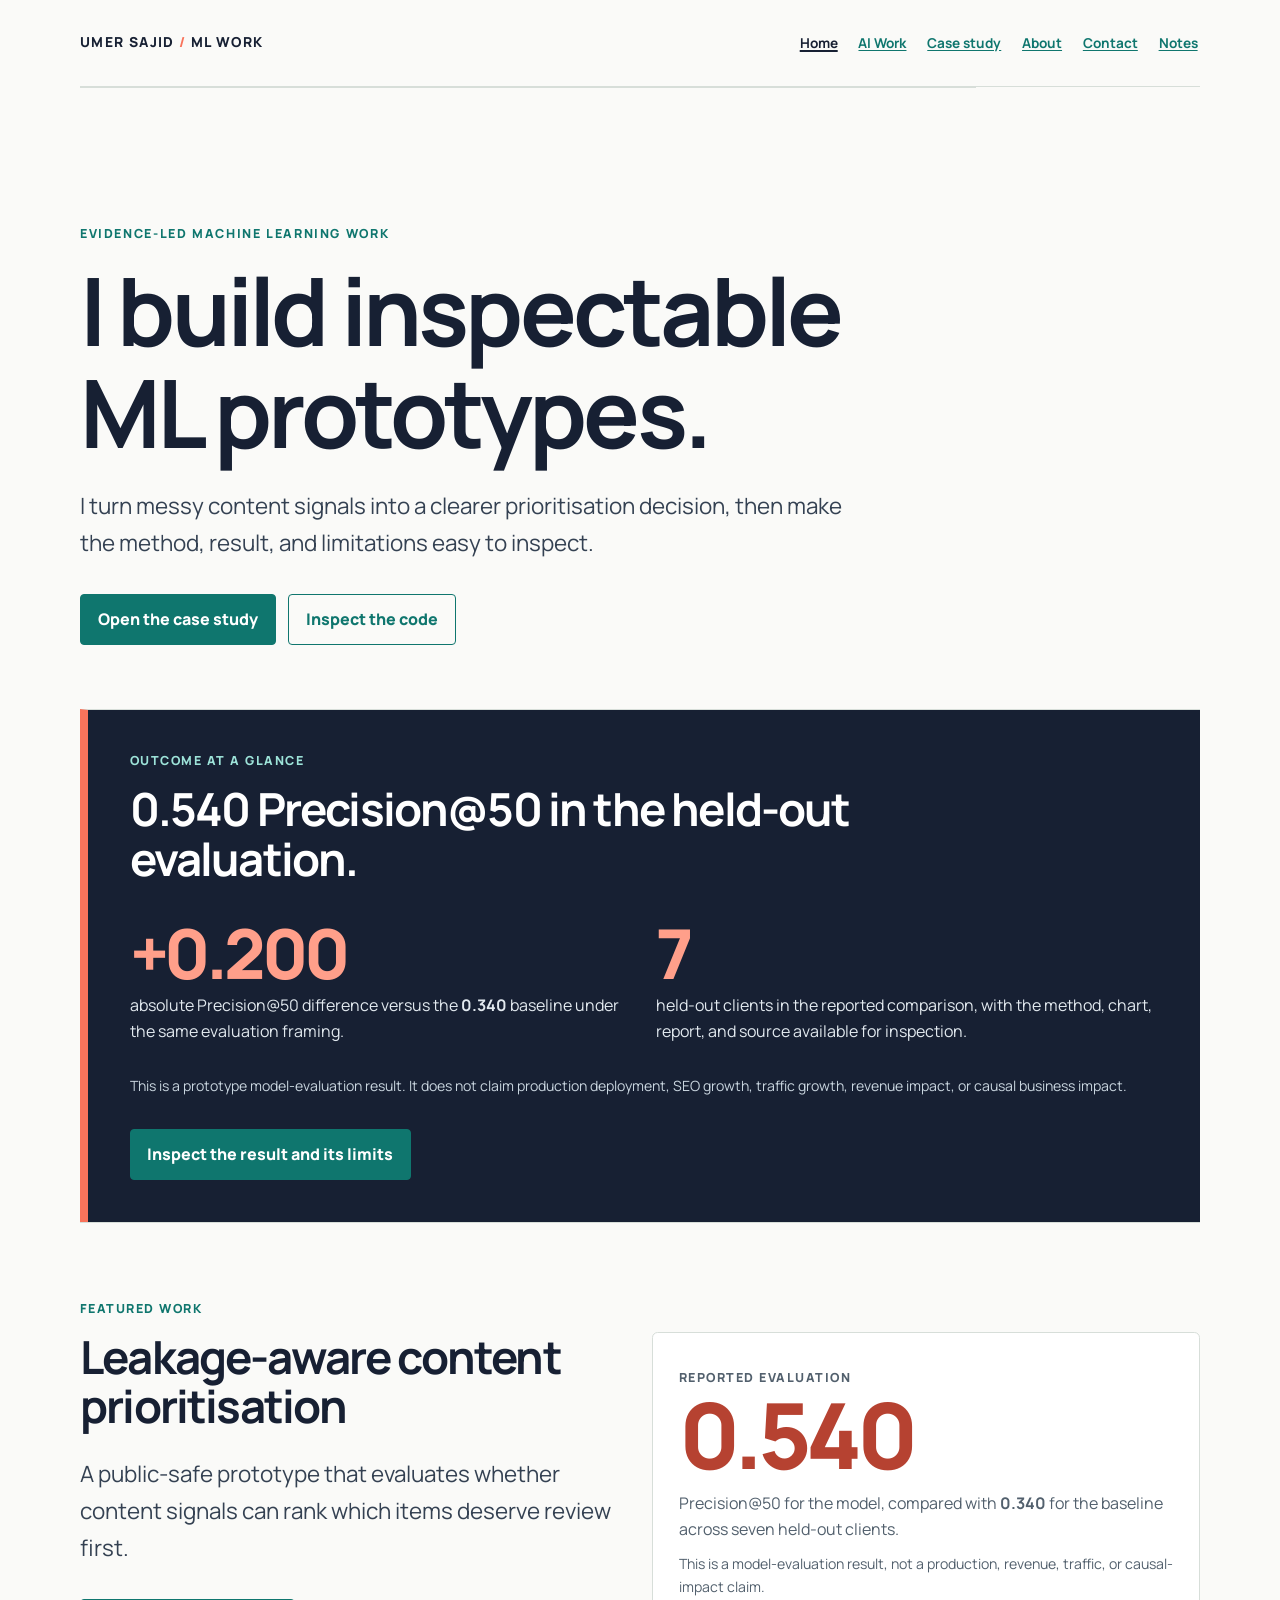
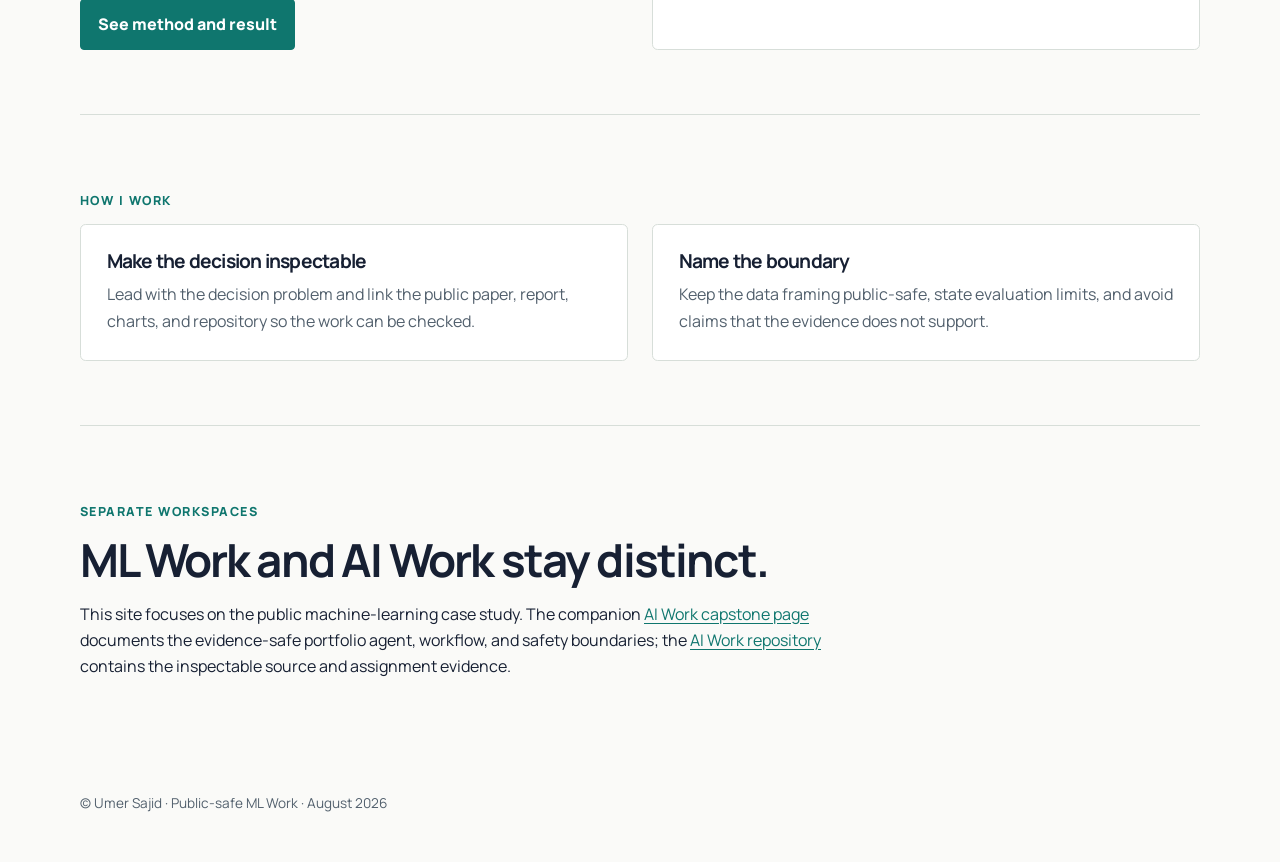
<file: docs/index.html>
<!doctype html>
<html lang="en">
<head>
  <meta charset="utf-8">
  <meta name="viewport" content="width=device-width, initial-scale=1">
  <meta name="description" content="Umer Sajid’s public ML Work: an evidence-led content-prioritisation case study.">
  <link rel="canonical" href="https://flyrank-ai-fluency-public-site-umer-sajids-projects.vercel.app/">
  <meta property="og:type" content="website">
  <meta property="og:title" content="Umer Sajid | ML Work">
  <meta property="og:description" content="Umer Sajid’s public ML Work: an evidence-led content-prioritisation case study.">
  <meta property="og:url" content="https://flyrank-ai-fluency-public-site-umer-sajids-projects.vercel.app/">
  <meta name="twitter:card" content="summary">
  <meta name="twitter:title" content="Umer Sajid | ML Work">
  <meta name="twitter:description" content="Umer Sajid’s public ML Work: an evidence-led content-prioritisation case study.">
  <title>Umer Sajid | ML Work</title>
  <link rel="preconnect" href="https://fonts.googleapis.com">
  <link rel="preconnect" href="https://fonts.gstatic.com" crossorigin>
  <link href="https://fonts.googleapis.com/css2?family=Manrope:wght@500;600;700;800&display=swap" rel="stylesheet">
  <link rel="stylesheet" href="site.css">
</head>
<body>
  <a class="skip-link" href="#main-content">Skip to main content</a>
  <header class="site-header">
    <a class="brand" href="index.html">Umer Sajid <span>/</span> ML Work</a>
    <nav aria-label="Primary navigation">
      <a href="index.html" aria-current="page">Home</a>
      <a href="ai-work.html">AI Work</a>
      <a href="case-study.html">Case study</a>
      <a href="about.html">About</a>
      <a href="contact.html">Contact</a>
      <a href="notes.html">Notes</a>
    </nav>
  </header>
  <main id="main-content">
    <section class="hero">
      <p class="eyebrow">Evidence-led machine learning work</p>
      <h1>I build inspectable ML prototypes.</h1>
      <p class="lede">I turn messy content signals into a clearer prioritisation decision, then make the method, result, and limitations easy to inspect.</p>
      <div class="actions">
        <a class="button primary" href="case-study.html">Open the case study</a>
        <a class="button secondary" href="https://github.com/UmerSajid842/flyrankmlproject">Inspect the code</a>
      </div>
    </section>

    <section class="outcome-highlight" aria-labelledby="ml-outcome-title">
      <p class="section-kicker">Outcome at a glance</p>
      <h2 id="ml-outcome-title">0.540 Precision@50 in the held-out evaluation.</h2>
      <div class="outcome-grid">
        <p><span class="outcome-number">+0.200</span>absolute Precision@50 difference versus the <strong>0.340</strong> baseline under the same evaluation framing.</p>
        <p><span class="outcome-number">7</span>held-out clients in the reported comparison, with the method, chart, report, and source available for inspection.</p>
      </div>
      <p class="caption">This is a prototype model-evaluation result. It does not claim production deployment, SEO growth, traffic growth, revenue impact, or causal business impact.</p>
      <div class="actions"><a class="button primary" href="case-study.html">Inspect the result and its limits</a></div>
    </section>

    <section>
      <p class="section-kicker">Featured work</p>
      <div class="grid two">
        <div>
          <h2>Leakage-aware content prioritisation</h2>
          <p class="lede">A public-safe prototype that evaluates whether content signals can rank which items deserve review first.</p>
          <div class="actions">
            <a class="button primary" href="case-study.html">See method and result</a>
          </div>
        </div>
        <div class="card">
          <p class="section-kicker">Reported evaluation</p>
          <div class="stat-value">0.540</div>
          <p class="stat-label">Precision@50 for the model, compared with <strong>0.340</strong> for the baseline across seven held-out clients.</p>
          <p class="caption">This is a model-evaluation result, not a production, revenue, traffic, or causal-impact claim.</p>
        </div>
      </div>
    </section>

    <section>
      <p class="section-kicker">How I work</p>
      <div class="grid two">
        <article class="card">
          <h3>Make the decision inspectable</h3>
          <p>Lead with the decision problem and link the public paper, report, charts, and repository so the work can be checked.</p>
        </article>
        <article class="card">
          <h3>Name the boundary</h3>
          <p>Keep the data framing public-safe, state evaluation limits, and avoid claims that the evidence does not support.</p>
        </article>
      </div>
    </section>

    <section>
      <p class="section-kicker">Separate workspaces</p>
      <h2>ML Work and AI Work stay distinct.</h2>
      <p class="prose">This site focuses on the public machine-learning case study. The companion <a href="ai-work.html">AI Work capstone page</a> documents the evidence-safe portfolio agent, workflow, and safety boundaries; the <a href="https://github.com/UmerSajid842/flyrank-ai-fluency">AI Work repository</a> contains the inspectable source and assignment evidence.</p>
    </section>
  </main>
  <footer class="site-footer">© Umer Sajid · Public-safe ML Work · August 2026</footer>
</body>
</html>
</file>
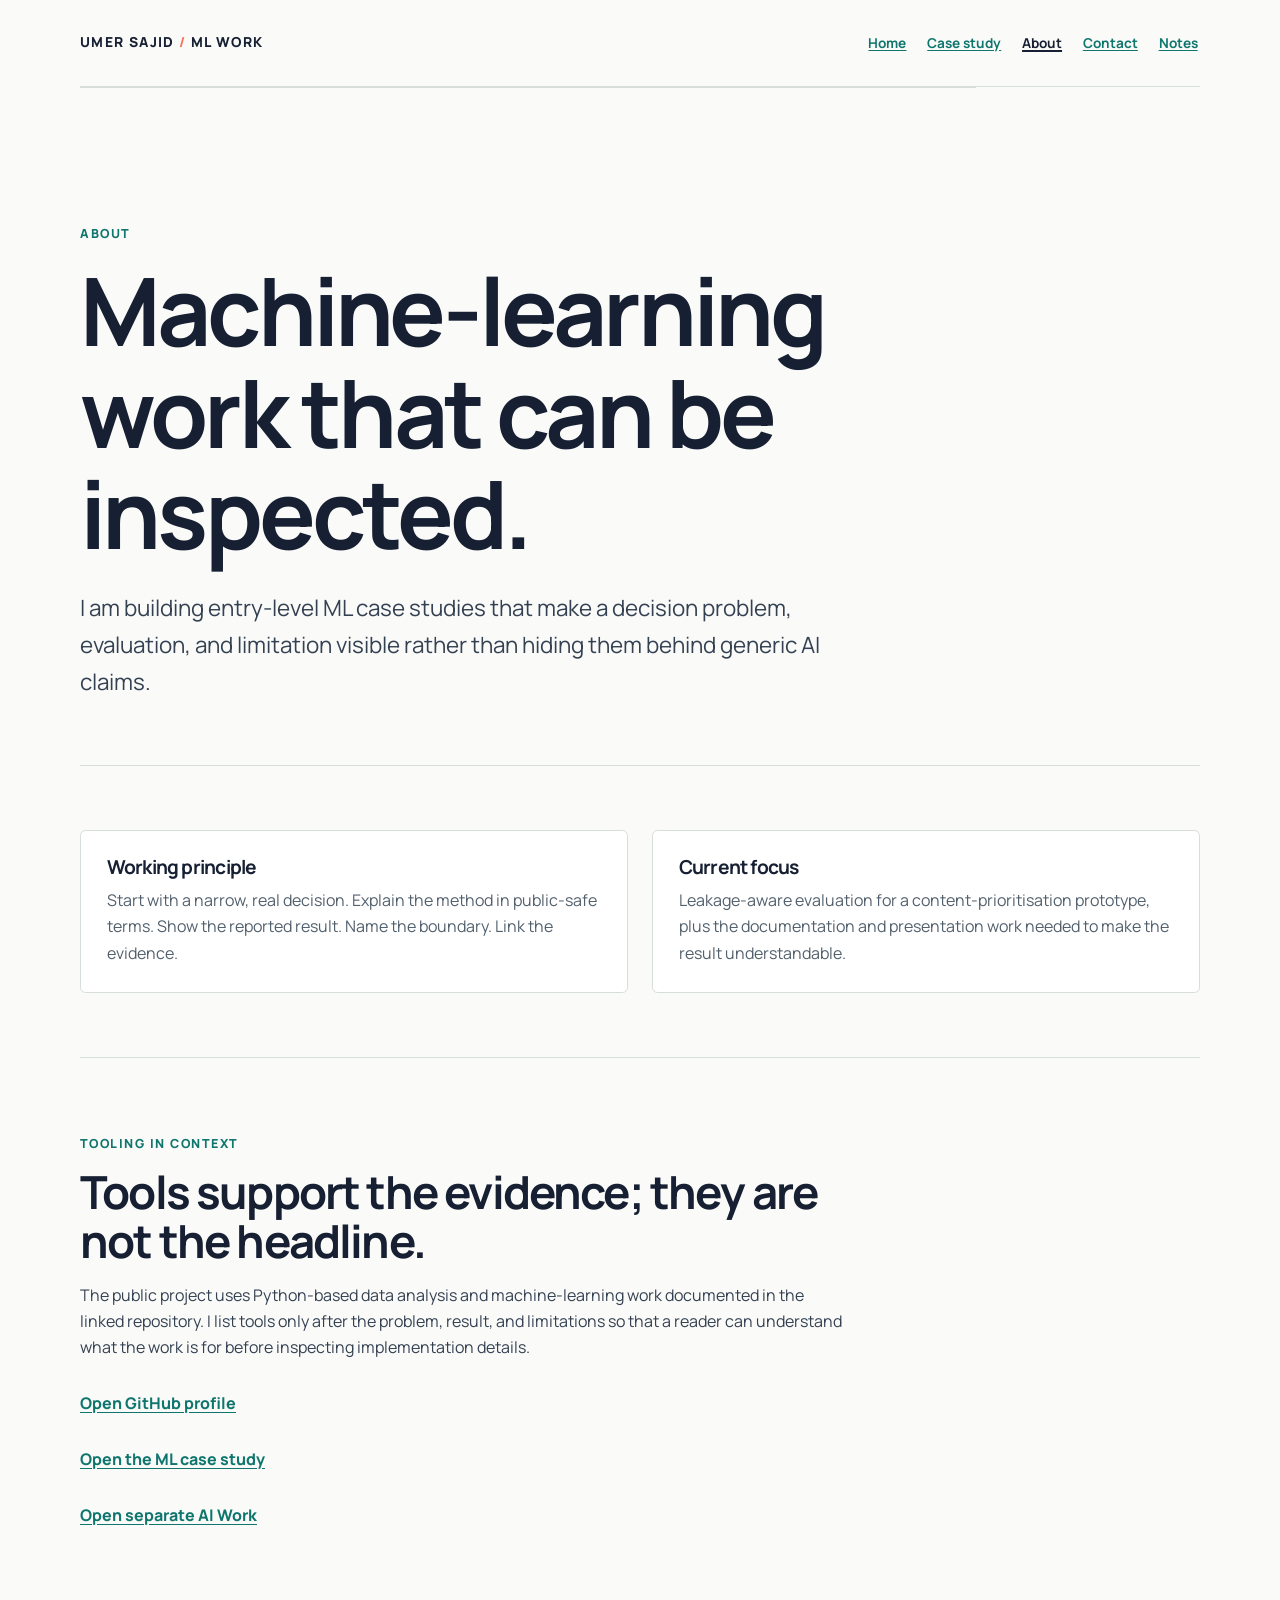
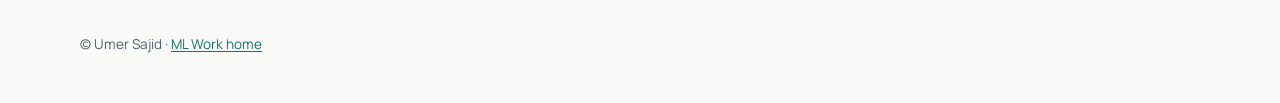
<file: docs/about.html>
<!doctype html>
<html lang="en">
<head>
  <meta charset="utf-8">
  <meta name="viewport" content="width=device-width, initial-scale=1">
  <meta name="description" content="About Umer Sajid’s evidence-led machine-learning work.">
  <link rel="canonical" href="https://flyrank-ai-fluency-public-site-umer-sajids-projects.vercel.app/about.html">
  <meta property="og:type" content="website">
  <meta property="og:title" content="About | Umer Sajid ML Work">
  <meta property="og:description" content="About Umer Sajid’s evidence-led machine-learning work.">
  <meta property="og:url" content="https://flyrank-ai-fluency-public-site-umer-sajids-projects.vercel.app/about.html">
  <meta name="twitter:card" content="summary">
  <meta name="twitter:title" content="About | Umer Sajid ML Work">
  <meta name="twitter:description" content="About Umer Sajid’s evidence-led machine-learning work.">
  <title>About | Umer Sajid ML Work</title>
  <link rel="preconnect" href="https://fonts.googleapis.com">
  <link rel="preconnect" href="https://fonts.gstatic.com" crossorigin>
  <link href="https://fonts.googleapis.com/css2?family=Manrope:wght@500;600;700;800&display=swap" rel="stylesheet">
  <link rel="stylesheet" href="site.css">
</head>
<body>
  <a class="skip-link" href="#main-content">Skip to main content</a>
  <header class="site-header">
    <a class="brand" href="index.html">Umer Sajid <span>/</span> ML Work</a>
    <nav aria-label="Primary navigation">
      <a href="index.html">Home</a>
      <a href="case-study.html">Case study</a>
      <a href="about.html" aria-current="page">About</a>
      <a href="contact.html">Contact</a>
      <a href="notes.html">Notes</a>
    </nav>
  </header>
  <main id="main-content">
    <section class="hero">
      <p class="eyebrow">About</p>
      <h1>Machine-learning work that can be inspected.</h1>
      <p class="lede">I am building entry-level ML case studies that make a decision problem, evaluation, and limitation visible rather than hiding them behind generic AI claims.</p>
    </section>

    <section>
      <div class="grid two">
        <article class="card">
          <h3>Working principle</h3>
          <p>Start with a narrow, real decision. Explain the method in public-safe terms. Show the reported result. Name the boundary. Link the evidence.</p>
        </article>
        <article class="card">
          <h3>Current focus</h3>
          <p>Leakage-aware evaluation for a content-prioritisation prototype, plus the documentation and presentation work needed to make the result understandable.</p>
        </article>
      </div>
    </section>

    <section>
      <p class="section-kicker">Tooling in context</p>
      <div class="prose">
        <h2>Tools support the evidence; they are not the headline.</h2>
        <p>The public project uses Python-based data analysis and machine-learning work documented in the linked repository. I list tools only after the problem, result, and limitations so that a reader can understand what the work is for before inspecting implementation details.</p>
        <div class="link-list">
          <a href="https://github.com/UmerSajid842">Open GitHub profile</a>
          <a href="case-study.html">Open the ML case study</a>
          <a href="https://github.com/UmerSajid842/flyrank-ai-fluency">Open separate AI Work</a>
        </div>
      </div>
    </section>
  </main>
  <footer class="site-footer">© Umer Sajid · <a href="index.html">ML Work home</a></footer>
</body>
</html>
</file>
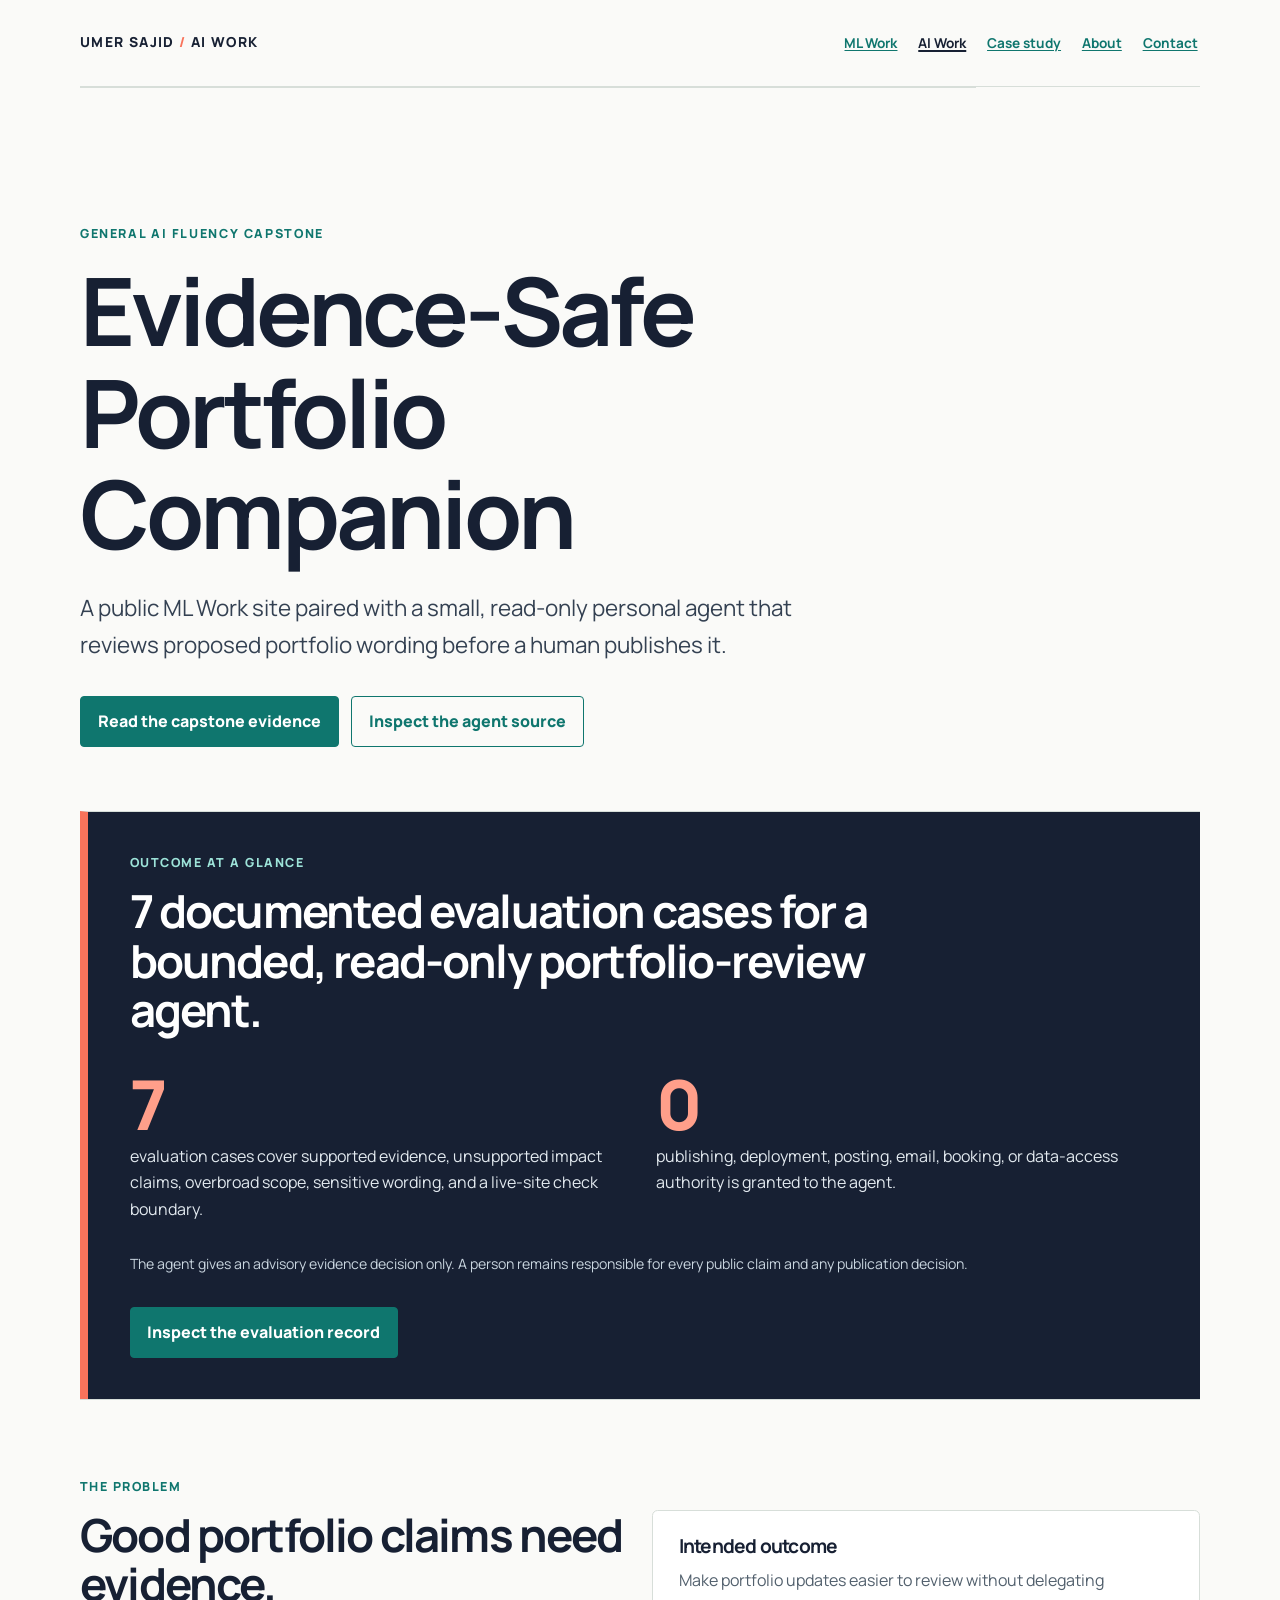
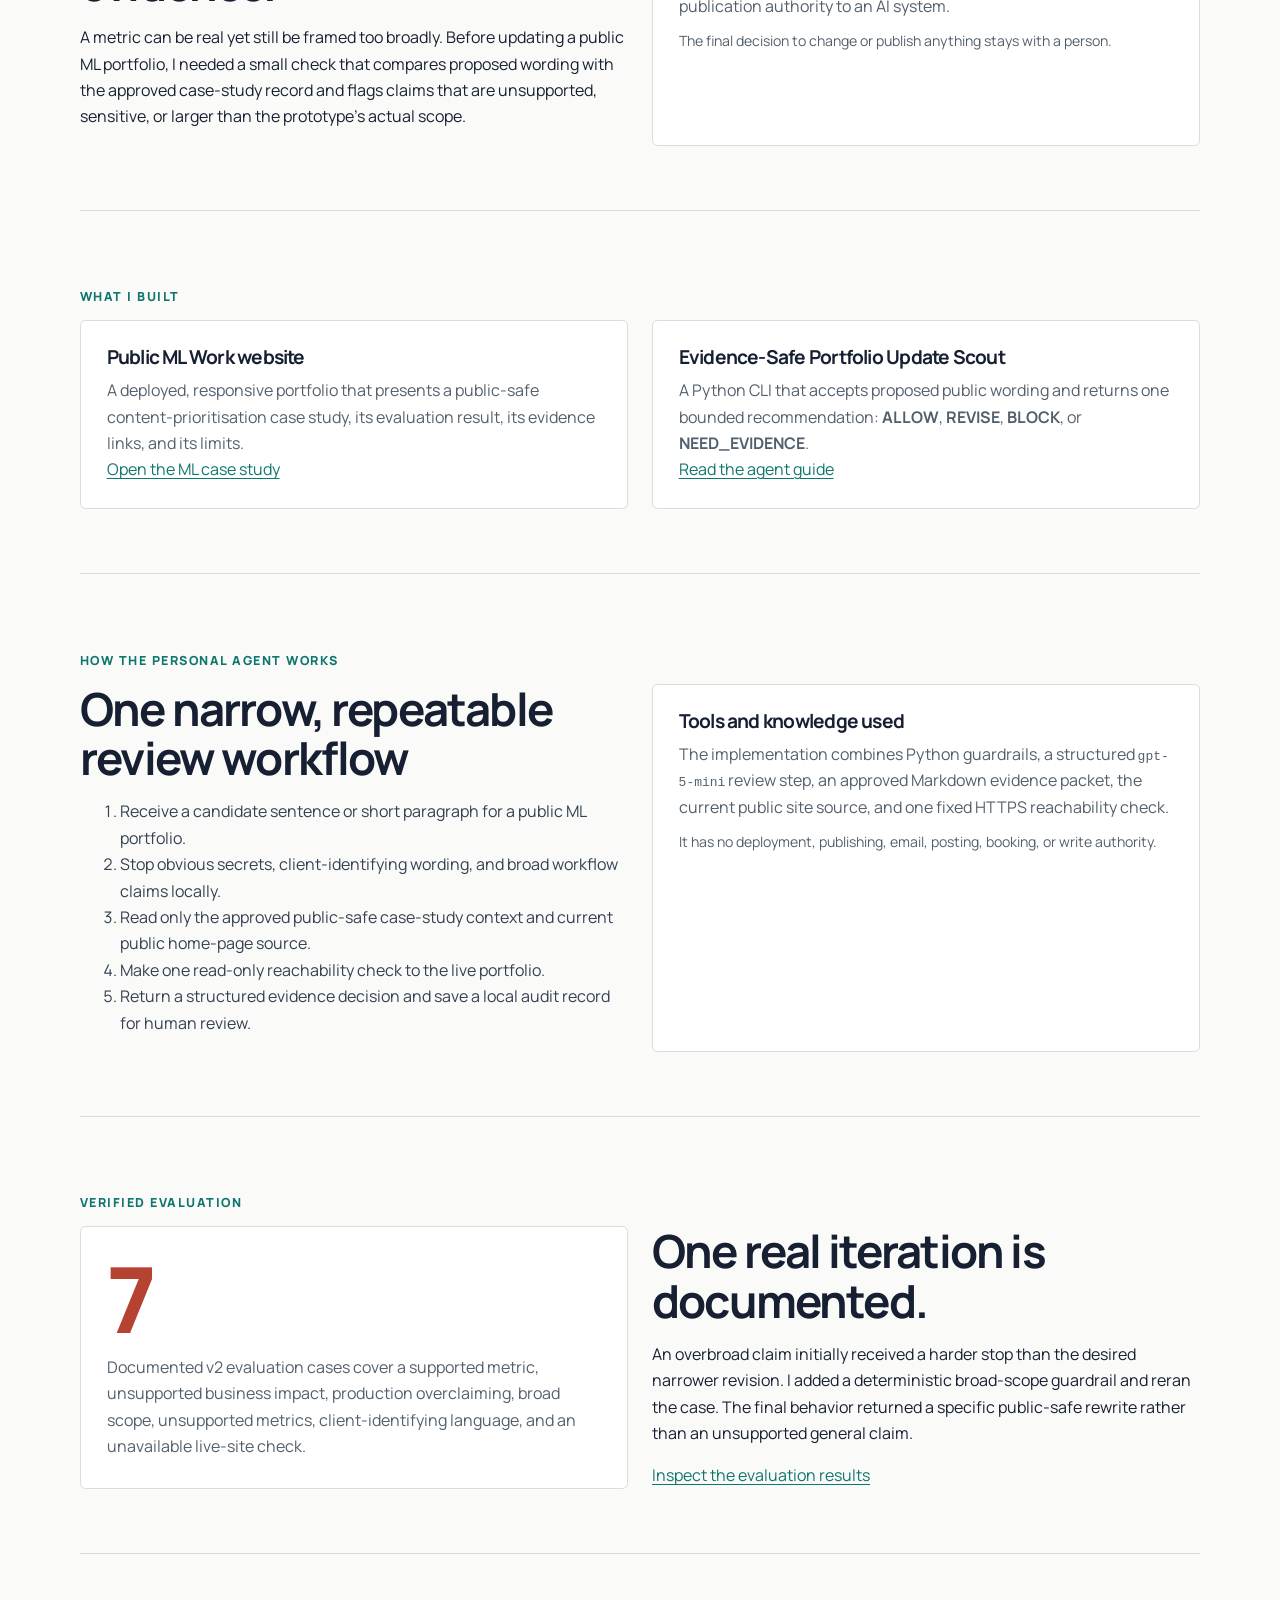
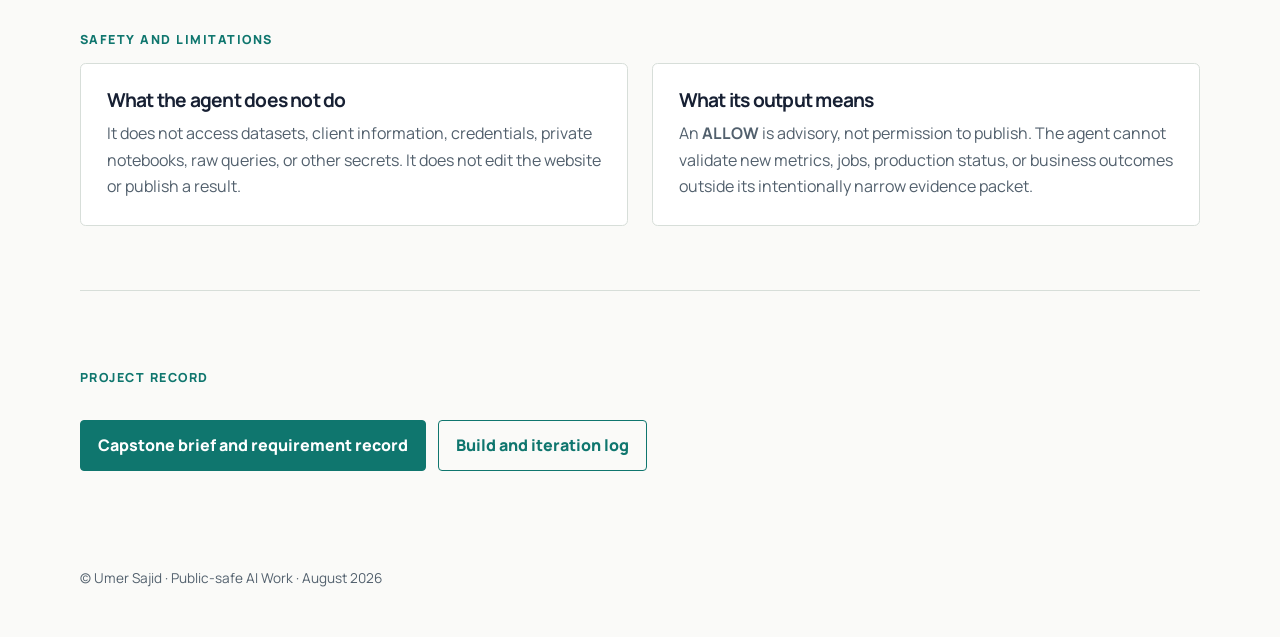
<file: docs/ai-work.html>
<!doctype html>
<html lang="en">
<head>
  <meta charset="utf-8">
  <meta name="viewport" content="width=device-width, initial-scale=1">
  <meta name="description" content="Umer Sajid’s AI Work capstone: an evidence-safe portfolio companion and public ML Work site.">
  <link rel="canonical" href="https://flyrank-ai-fluency-public-site-umer-sajids-projects.vercel.app/ai-work.html">
  <meta property="og:type" content="website">
  <meta property="og:title" content="AI Work | Umer Sajid">
  <meta property="og:description" content="Umer Sajid’s AI Work capstone: an evidence-safe portfolio companion and public ML Work site.">
  <meta property="og:url" content="https://flyrank-ai-fluency-public-site-umer-sajids-projects.vercel.app/ai-work.html">
  <meta name="twitter:card" content="summary">
  <meta name="twitter:title" content="AI Work | Umer Sajid">
  <meta name="twitter:description" content="Umer Sajid’s AI Work capstone: an evidence-safe portfolio companion and public ML Work site.">
  <title>AI Work | Umer Sajid</title>
  <link rel="preconnect" href="https://fonts.googleapis.com">
  <link rel="preconnect" href="https://fonts.gstatic.com" crossorigin>
  <link href="https://fonts.googleapis.com/css2?family=Manrope:wght@500;600;700;800&display=swap" rel="stylesheet">
  <link rel="stylesheet" href="site.css">
</head>
<body>
  <a class="skip-link" href="#main-content">Skip to main content</a>
  <header class="site-header">
    <a class="brand" href="index.html">Umer Sajid <span>/</span> AI Work</a>
    <nav aria-label="Primary navigation">
      <a href="index.html">ML Work</a>
      <a href="ai-work.html" aria-current="page">AI Work</a>
      <a href="case-study.html">Case study</a>
      <a href="about.html">About</a>
      <a href="contact.html">Contact</a>
    </nav>
  </header>

  <main id="main-content">
    <section class="hero">
      <p class="eyebrow">General AI Fluency capstone</p>
      <h1>Evidence-Safe Portfolio Companion</h1>
      <p class="lede">A public ML Work site paired with a small, read-only personal agent that reviews proposed portfolio wording before a human publishes it.</p>
      <div class="actions">
        <a class="button primary" href="https://github.com/UmerSajid842/flyrank-ai-fluency/tree/main/ai_fluency/FL-CAP">Read the capstone evidence</a>
        <a class="button secondary" href="https://github.com/UmerSajid842/flyrank-ai-fluency/tree/main/ai_fluency/FL-07/agent">Inspect the agent source</a>
      </div>
    </section>

    <section class="outcome-highlight" aria-labelledby="ai-outcome-title">
      <p class="section-kicker">Outcome at a glance</p>
      <h2 id="ai-outcome-title">7 documented evaluation cases for a bounded, read-only portfolio-review agent.</h2>
      <div class="outcome-grid">
        <p><span class="outcome-number">7</span>evaluation cases cover supported evidence, unsupported impact claims, overbroad scope, sensitive wording, and a live-site check boundary.</p>
        <p><span class="outcome-number">0</span>publishing, deployment, posting, email, booking, or data-access authority is granted to the agent.</p>
      </div>
      <p class="caption">The agent gives an advisory evidence decision only. A person remains responsible for every public claim and any publication decision.</p>
      <div class="actions"><a class="button primary" href="https://github.com/UmerSajid842/flyrank-ai-fluency/blob/main/ai_fluency/FL-07/agent/evaluation_results.md">Inspect the evaluation record</a></div>
    </section>

    <section>
      <p class="section-kicker">The problem</p>
      <div class="grid two">
        <div>
          <h2>Good portfolio claims need evidence.</h2>
          <p class="prose">A metric can be real yet still be framed too broadly. Before updating a public ML portfolio, I needed a small check that compares proposed wording with the approved case-study record and flags claims that are unsupported, sensitive, or larger than the prototype’s actual scope.</p>
        </div>
        <article class="card">
          <h3>Intended outcome</h3>
          <p>Make portfolio updates easier to review without delegating publication authority to an AI system.</p>
          <p class="caption">The final decision to change or publish anything stays with a person.</p>
        </article>
      </div>
    </section>

    <section>
      <p class="section-kicker">What I built</p>
      <div class="grid two">
        <article class="card">
          <h3>Public ML Work website</h3>
          <p>A deployed, responsive portfolio that presents a public-safe content-prioritisation case study, its evaluation result, its evidence links, and its limits.</p>
          <a href="case-study.html">Open the ML case study</a>
        </article>
        <article class="card">
          <h3>Evidence-Safe Portfolio Update Scout</h3>
          <p>A Python CLI that accepts proposed public wording and returns one bounded recommendation: <strong>ALLOW</strong>, <strong>REVISE</strong>, <strong>BLOCK</strong>, or <strong>NEED_EVIDENCE</strong>.</p>
          <a href="https://github.com/UmerSajid842/flyrank-ai-fluency/blob/main/ai_fluency/FL-07/agent/README.md">Read the agent guide</a>
        </article>
      </div>
    </section>

    <section>
      <p class="section-kicker">How the personal agent works</p>
      <div class="grid two">
        <div>
          <h2>One narrow, repeatable review workflow</h2>
          <ol class="prose">
            <li>Receive a candidate sentence or short paragraph for a public ML portfolio.</li>
            <li>Stop obvious secrets, client-identifying wording, and broad workflow claims locally.</li>
            <li>Read only the approved public-safe case-study context and current public home-page source.</li>
            <li>Make one read-only reachability check to the live portfolio.</li>
            <li>Return a structured evidence decision and save a local audit record for human review.</li>
          </ol>
        </div>
        <article class="card">
          <h3>Tools and knowledge used</h3>
          <p>The implementation combines Python guardrails, a structured <code>gpt-5-mini</code> review step, an approved Markdown evidence packet, the current public site source, and one fixed HTTPS reachability check.</p>
          <p class="caption">It has no deployment, publishing, email, posting, booking, or write authority.</p>
        </article>
      </div>
    </section>

    <section>
      <p class="section-kicker">Verified evaluation</p>
      <div class="grid two">
        <article class="card">
          <div class="stat-value">7</div>
          <p class="stat-label">Documented v2 evaluation cases cover a supported metric, unsupported business impact, production overclaiming, broad scope, unsupported metrics, client-identifying language, and an unavailable live-site check.</p>
        </article>
        <div>
          <h2>One real iteration is documented.</h2>
          <p class="prose">An overbroad claim initially received a harder stop than the desired narrower revision. I added a deterministic broad-scope guardrail and reran the case. The final behavior returned a specific public-safe rewrite rather than an unsupported general claim.</p>
          <a href="https://github.com/UmerSajid842/flyrank-ai-fluency/blob/main/ai_fluency/FL-07/agent/evaluation_results.md">Inspect the evaluation results</a>
        </div>
      </div>
    </section>

    <section>
      <p class="section-kicker">Safety and limitations</p>
      <div class="grid two">
        <article class="card">
          <h3>What the agent does not do</h3>
          <p>It does not access datasets, client information, credentials, private notebooks, raw queries, or other secrets. It does not edit the website or publish a result.</p>
        </article>
        <article class="card">
          <h3>What its output means</h3>
          <p>An <strong>ALLOW</strong> is advisory, not permission to publish. The agent cannot validate new metrics, jobs, production status, or business outcomes outside its intentionally narrow evidence packet.</p>
        </article>
      </div>
    </section>

    <section>
      <p class="section-kicker">Project record</p>
      <div class="actions">
        <a class="button primary" href="https://github.com/UmerSajid842/flyrank-ai-fluency/blob/main/ai_fluency/FL-CAP/capstone_requirements.md">Capstone brief and requirement record</a>
        <a class="button secondary" href="https://github.com/UmerSajid842/flyrank-ai-fluency/blob/main/ai_fluency/FL-07/build_log.md">Build and iteration log</a>
      </div>
    </section>
  </main>

  <footer class="site-footer">© Umer Sajid · Public-safe AI Work · August 2026</footer>
</body>
</html>
</file>
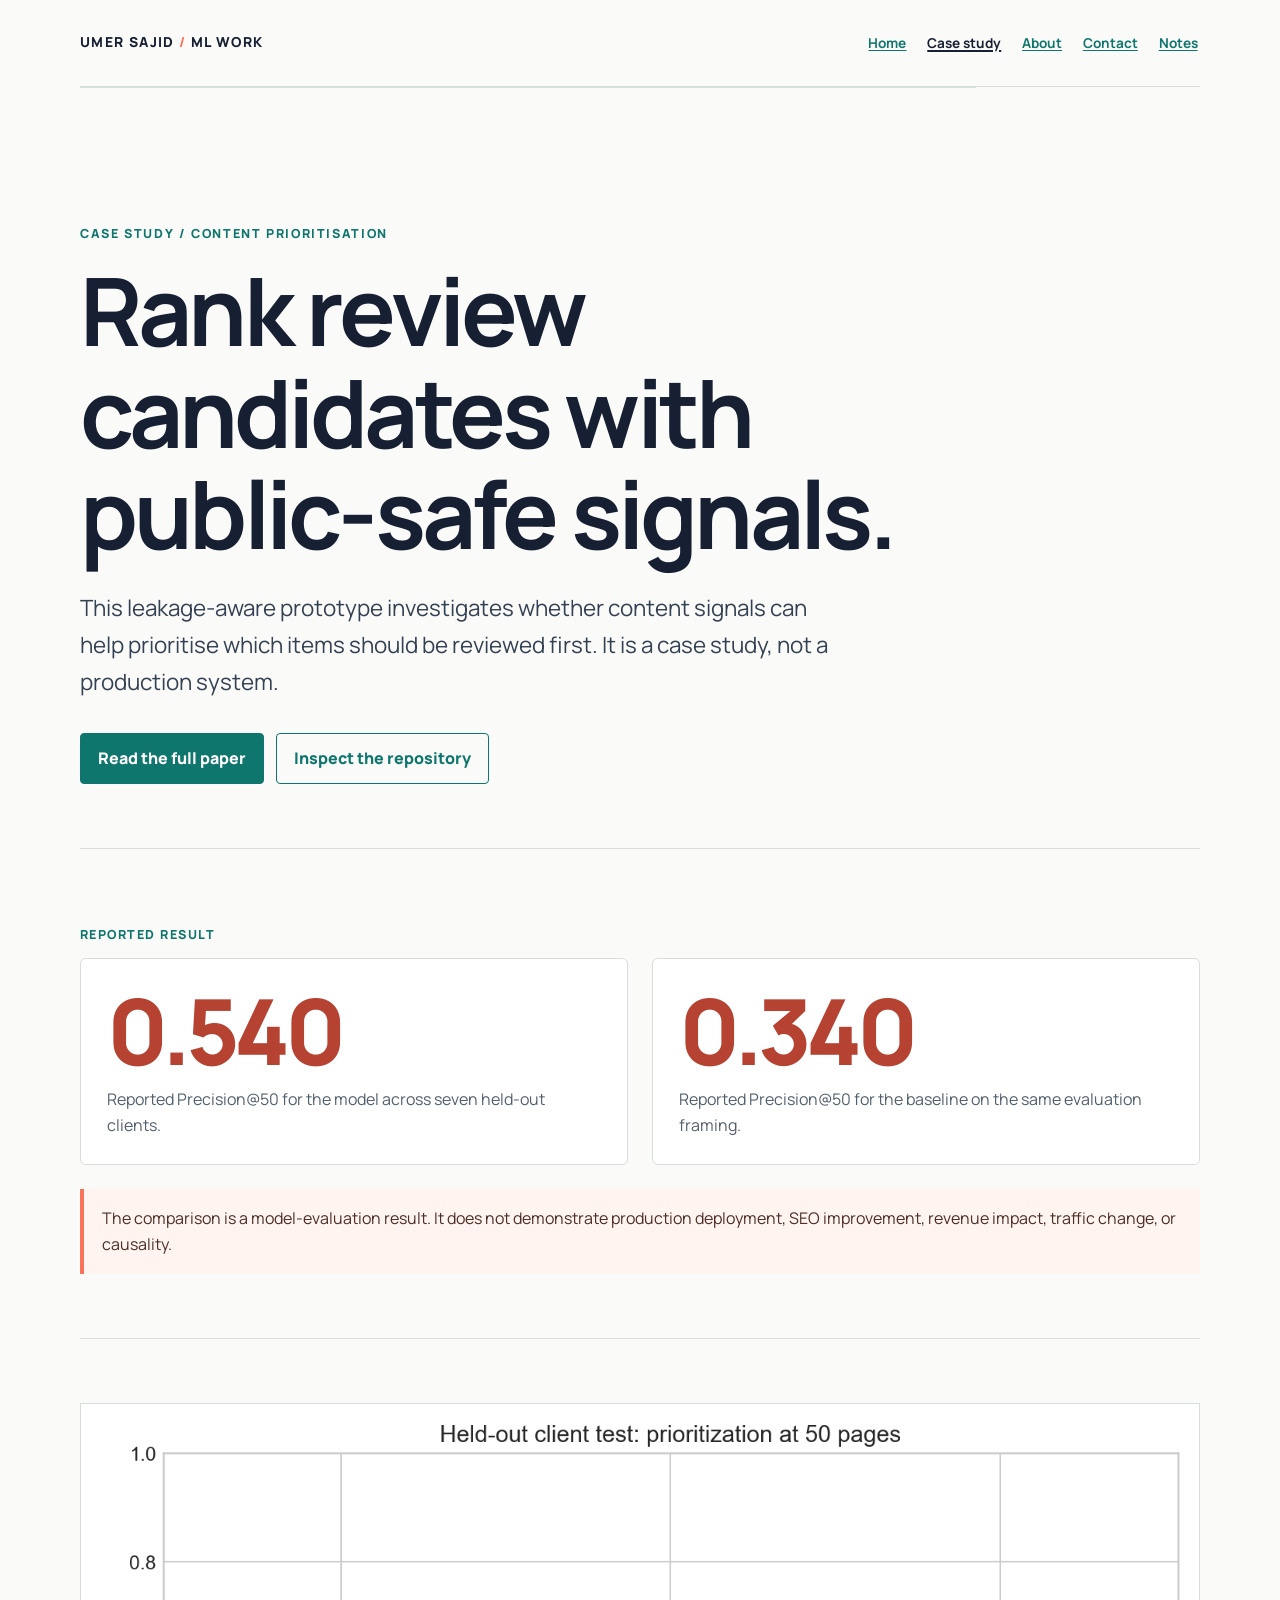
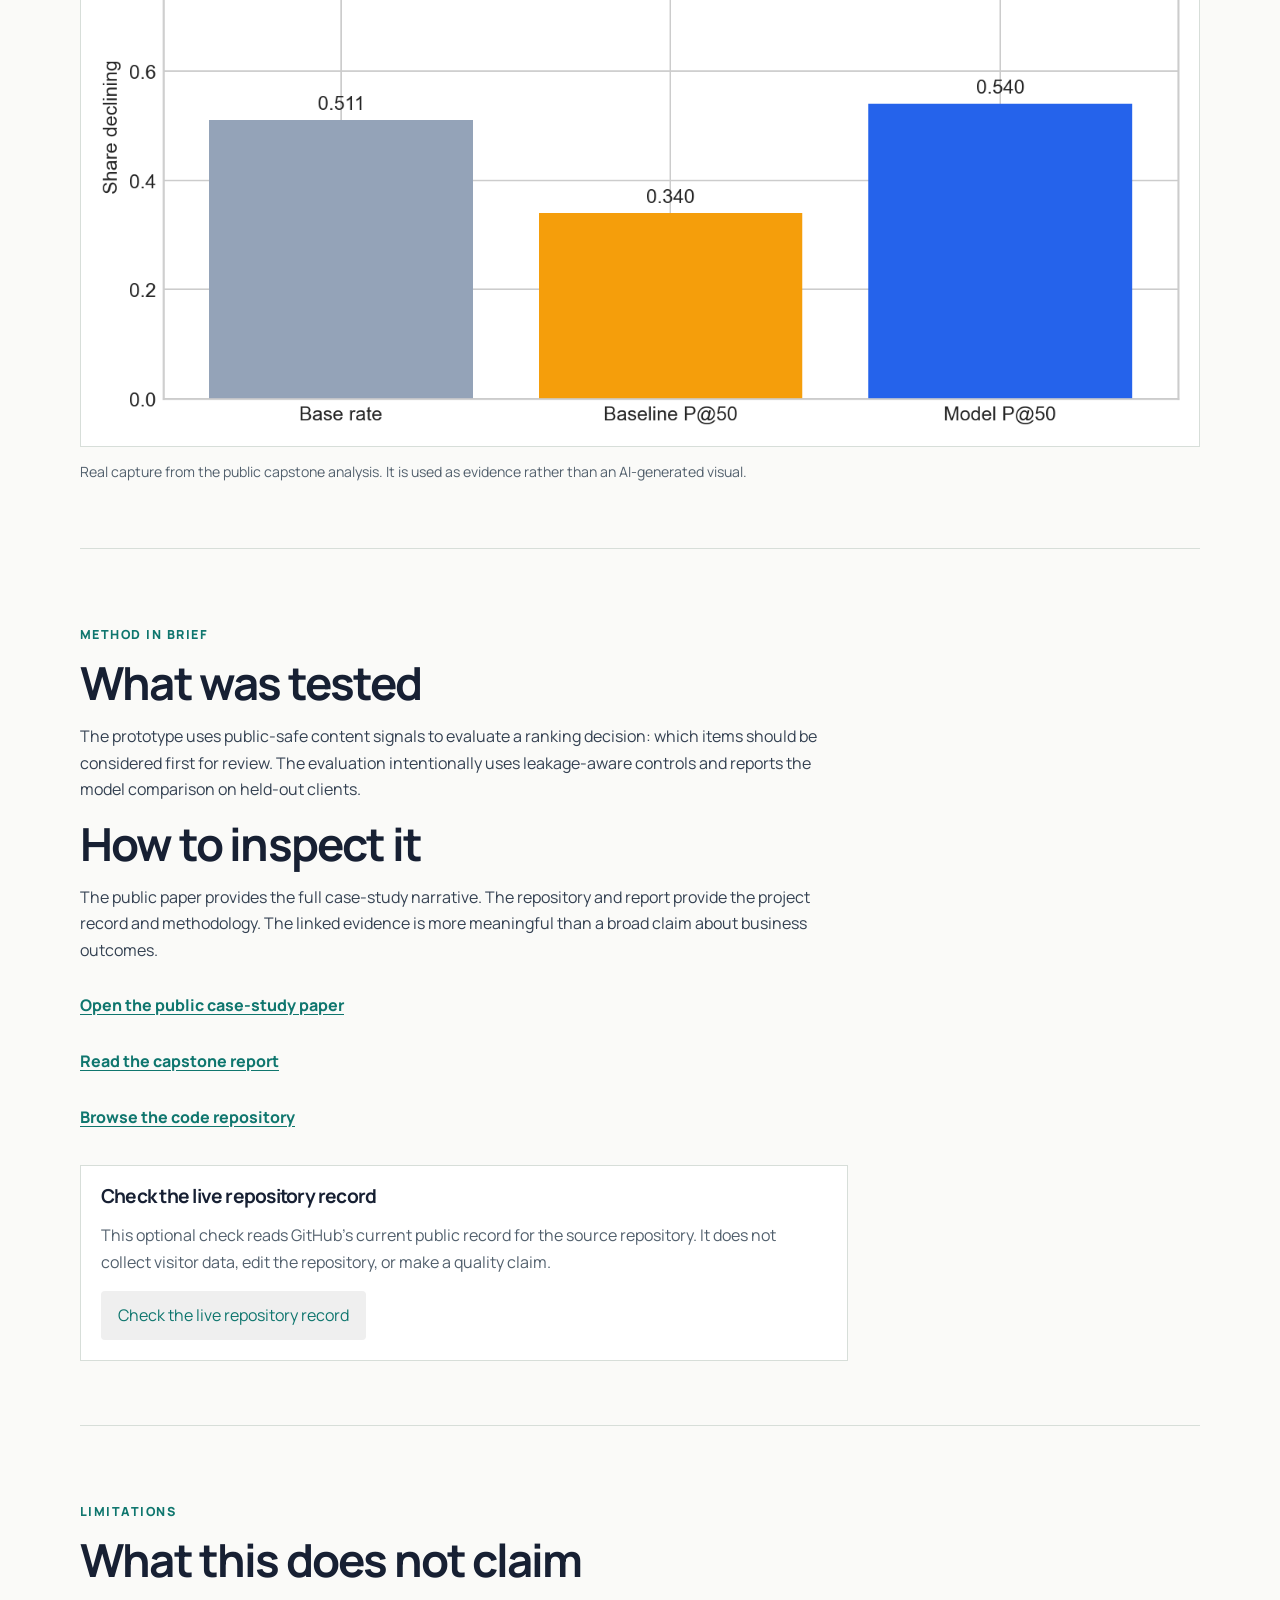
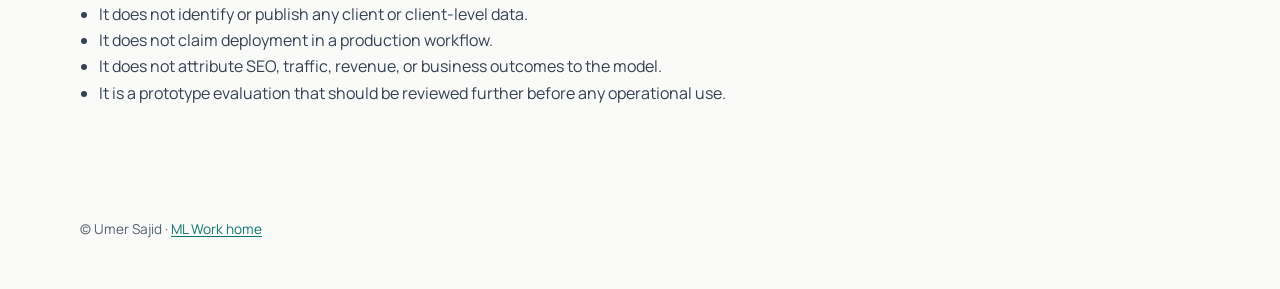
<file: docs/case-study.html>
<!doctype html>
<html lang="en">
<head>
  <meta charset="utf-8">
  <meta name="viewport" content="width=device-width, initial-scale=1">
  <meta name="description" content="Leakage-aware content-prioritisation prototype by Umer Sajid.">
  <link rel="canonical" href="https://flyrank-ai-fluency-public-site-umer-sajids-projects.vercel.app/case-study.html">
  <meta property="og:type" content="website">
  <meta property="og:title" content="Case Study | Umer Sajid ML Work">
  <meta property="og:description" content="Leakage-aware content-prioritisation prototype by Umer Sajid.">
  <meta property="og:url" content="https://flyrank-ai-fluency-public-site-umer-sajids-projects.vercel.app/case-study.html">
  <meta name="twitter:card" content="summary">
  <meta name="twitter:title" content="Case Study | Umer Sajid ML Work">
  <meta name="twitter:description" content="Leakage-aware content-prioritisation prototype by Umer Sajid.">
  <title>Case Study | Umer Sajid ML Work</title>
  <link rel="preconnect" href="https://fonts.googleapis.com">
  <link rel="preconnect" href="https://fonts.gstatic.com" crossorigin>
  <link href="https://fonts.googleapis.com/css2?family=Manrope:wght@500;600;700;800&display=swap" rel="stylesheet">
  <link rel="stylesheet" href="site.css">
</head>
<body>
  <a class="skip-link" href="#main-content">Skip to main content</a>
  <header class="site-header">
    <a class="brand" href="index.html">Umer Sajid <span>/</span> ML Work</a>
    <nav aria-label="Primary navigation">
      <a href="index.html">Home</a>
      <a href="case-study.html" aria-current="page">Case study</a>
      <a href="about.html">About</a>
      <a href="contact.html">Contact</a>
      <a href="notes.html">Notes</a>
    </nav>
  </header>
  <main id="main-content">
    <section class="hero">
      <p class="eyebrow">Case study / content prioritisation</p>
      <h1>Rank review candidates with public-safe signals.</h1>
      <p class="lede">This leakage-aware prototype investigates whether content signals can help prioritise which items should be reviewed first. It is a case study, not a production system.</p>
      <div class="actions">
        <a class="button primary" href="https://umersajid842.github.io/flyrankmlproject/">Read the full paper</a>
        <a class="button secondary" href="https://github.com/UmerSajid842/flyrankmlproject">Inspect the repository</a>
      </div>
    </section>

    <section>
      <p class="section-kicker">Reported result</p>
      <div class="grid two">
        <div class="card">
          <div class="stat-value">0.540</div>
          <p class="stat-label">Reported Precision@50 for the model across seven held-out clients.</p>
        </div>
        <div class="card">
          <div class="stat-value">0.340</div>
          <p class="stat-label">Reported Precision@50 for the baseline on the same evaluation framing.</p>
        </div>
      </div>
      <div class="notice">The comparison is a model-evaluation result. It does not demonstrate production deployment, SEO improvement, revenue impact, traffic change, or causality.</div>
    </section>

    <section>
      <img class="case-visual" src="assets/precision_at_50_real_capture.png" alt="Real capstone chart comparing baseline Precision at 50 of 0.340 with model Precision at 50 of 0.540.">
      <p class="caption">Real capture from the public capstone analysis. It is used as evidence rather than an AI-generated visual.</p>
    </section>

    <section>
      <p class="section-kicker">Method in brief</p>
      <div class="prose">
        <h2>What was tested</h2>
        <p>The prototype uses public-safe content signals to evaluate a ranking decision: which items should be considered first for review. The evaluation intentionally uses leakage-aware controls and reports the model comparison on held-out clients.</p>
        <h2>How to inspect it</h2>
        <p>The public paper provides the full case-study narrative. The repository and report provide the project record and methodology. The linked evidence is more meaningful than a broad claim about business outcomes.</p>
        <div class="link-list">
          <a href="https://umersajid842.github.io/flyrankmlproject/">Open the public case-study paper</a>
          <a href="https://github.com/UmerSajid842/flyrankmlproject/blob/main/work/capstone_report.md">Read the capstone report</a>
          <a href="https://github.com/UmerSajid842/flyrankmlproject">Browse the code repository</a>
        </div>
        <div class="live-check">
          <h3>Check the live repository record</h3>
          <p>This optional check reads GitHub’s current public record for the source repository. It does not collect visitor data, edit the repository, or make a quality claim.</p>
          <button class="button secondary" type="button" data-evidence-status>Check the live repository record</button>
          <p class="live-output" data-evidence-output aria-live="polite" hidden></p>
        </div>
      </div>
    </section>

    <section>
      <p class="section-kicker">Limitations</p>
      <div class="prose">
        <h2>What this does not claim</h2>
        <ul>
          <li>It does not identify or publish any client or client-level data.</li>
          <li>It does not claim deployment in a production workflow.</li>
          <li>It does not attribute SEO, traffic, revenue, or business outcomes to the model.</li>
          <li>It is a prototype evaluation that should be reviewed further before any operational use.</li>
        </ul>
      </div>
    </section>
  </main>
  <footer class="site-footer">© Umer Sajid · <a href="index.html">ML Work home</a></footer>
  <script src="evidence-status.js" defer></script>
</body>
</html>
</file>
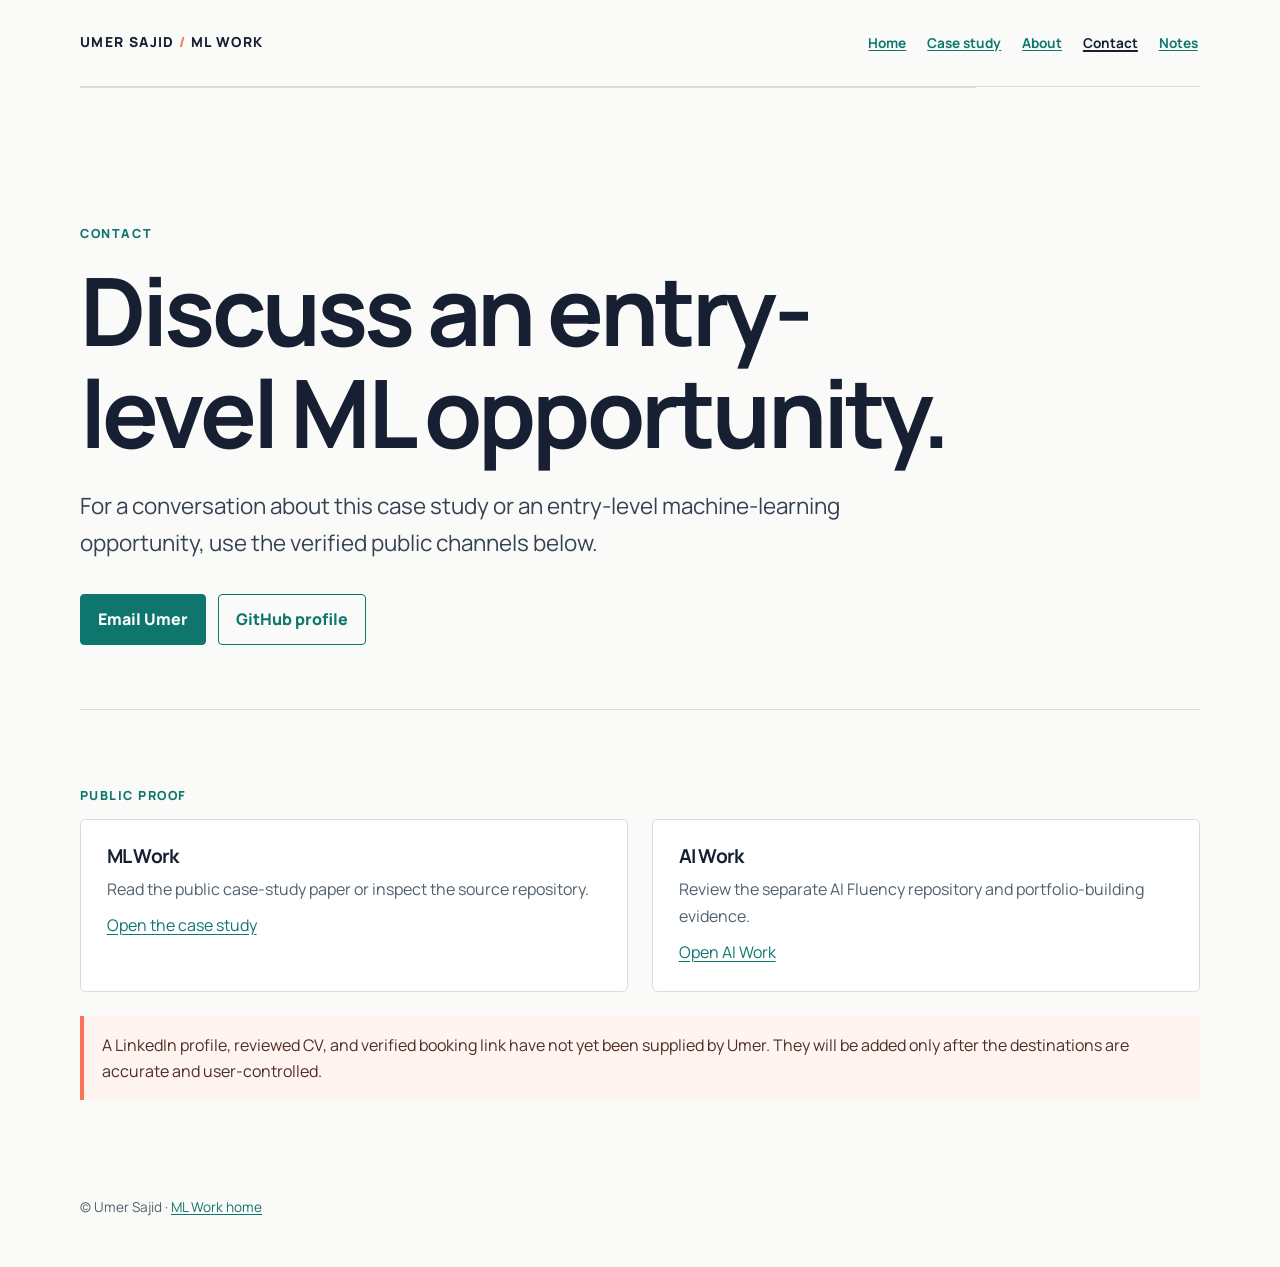
<file: docs/contact.html>
<!doctype html>
<html lang="en">
<head>
  <meta charset="utf-8">
  <meta name="viewport" content="width=device-width, initial-scale=1">
  <meta name="description" content="Contact and public work links for Umer Sajid.">
  <link rel="canonical" href="https://flyrank-ai-fluency-public-site-umer-sajids-projects.vercel.app/contact.html">
  <meta property="og:type" content="website">
  <meta property="og:title" content="Contact | Umer Sajid ML Work">
  <meta property="og:description" content="Contact and public work links for Umer Sajid.">
  <meta property="og:url" content="https://flyrank-ai-fluency-public-site-umer-sajids-projects.vercel.app/contact.html">
  <meta name="twitter:card" content="summary">
  <meta name="twitter:title" content="Contact | Umer Sajid ML Work">
  <meta name="twitter:description" content="Contact and public work links for Umer Sajid.">
  <title>Contact | Umer Sajid ML Work</title>
  <link rel="preconnect" href="https://fonts.googleapis.com">
  <link rel="preconnect" href="https://fonts.gstatic.com" crossorigin>
  <link href="https://fonts.googleapis.com/css2?family=Manrope:wght@500;600;700;800&display=swap" rel="stylesheet">
  <link rel="stylesheet" href="site.css">
</head>
<body>
  <a class="skip-link" href="#main-content">Skip to main content</a>
  <header class="site-header">
    <a class="brand" href="index.html">Umer Sajid <span>/</span> ML Work</a>
    <nav aria-label="Primary navigation">
      <a href="index.html">Home</a>
      <a href="case-study.html">Case study</a>
      <a href="about.html">About</a>
      <a href="contact.html" aria-current="page">Contact</a>
      <a href="notes.html">Notes</a>
    </nav>
  </header>
  <main id="main-content">
    <section class="hero">
      <p class="eyebrow">Contact</p>
      <h1>Discuss an entry-level ML opportunity.</h1>
      <p class="lede">For a conversation about this case study or an entry-level machine-learning opportunity, use the verified public channels below.</p>
      <div class="actions">
        <a class="button primary" href="mailto:umeer567788@gmail.com?subject=ML%20Work%20Inquiry">Email Umer</a>
        <a class="button secondary" href="https://github.com/UmerSajid842">GitHub profile</a>
      </div>
    </section>

    <section>
      <p class="section-kicker">Public proof</p>
      <div class="grid two">
        <article class="card">
          <h3>ML Work</h3>
          <p>Read the public case-study paper or inspect the source repository.</p>
          <p><a href="case-study.html">Open the case study</a></p>
        </article>
        <article class="card">
          <h3>AI Work</h3>
          <p>Review the separate AI Fluency repository and portfolio-building evidence.</p>
          <p><a href="https://github.com/UmerSajid842/flyrank-ai-fluency">Open AI Work</a></p>
        </article>
      </div>
      <div class="notice">A LinkedIn profile, reviewed CV, and verified booking link have not yet been supplied by Umer. They will be added only after the destinations are accurate and user-controlled.</div>
    </section>
  </main>
  <footer class="site-footer">© Umer Sajid · <a href="index.html">ML Work home</a></footer>
</body>
</html>
</file>
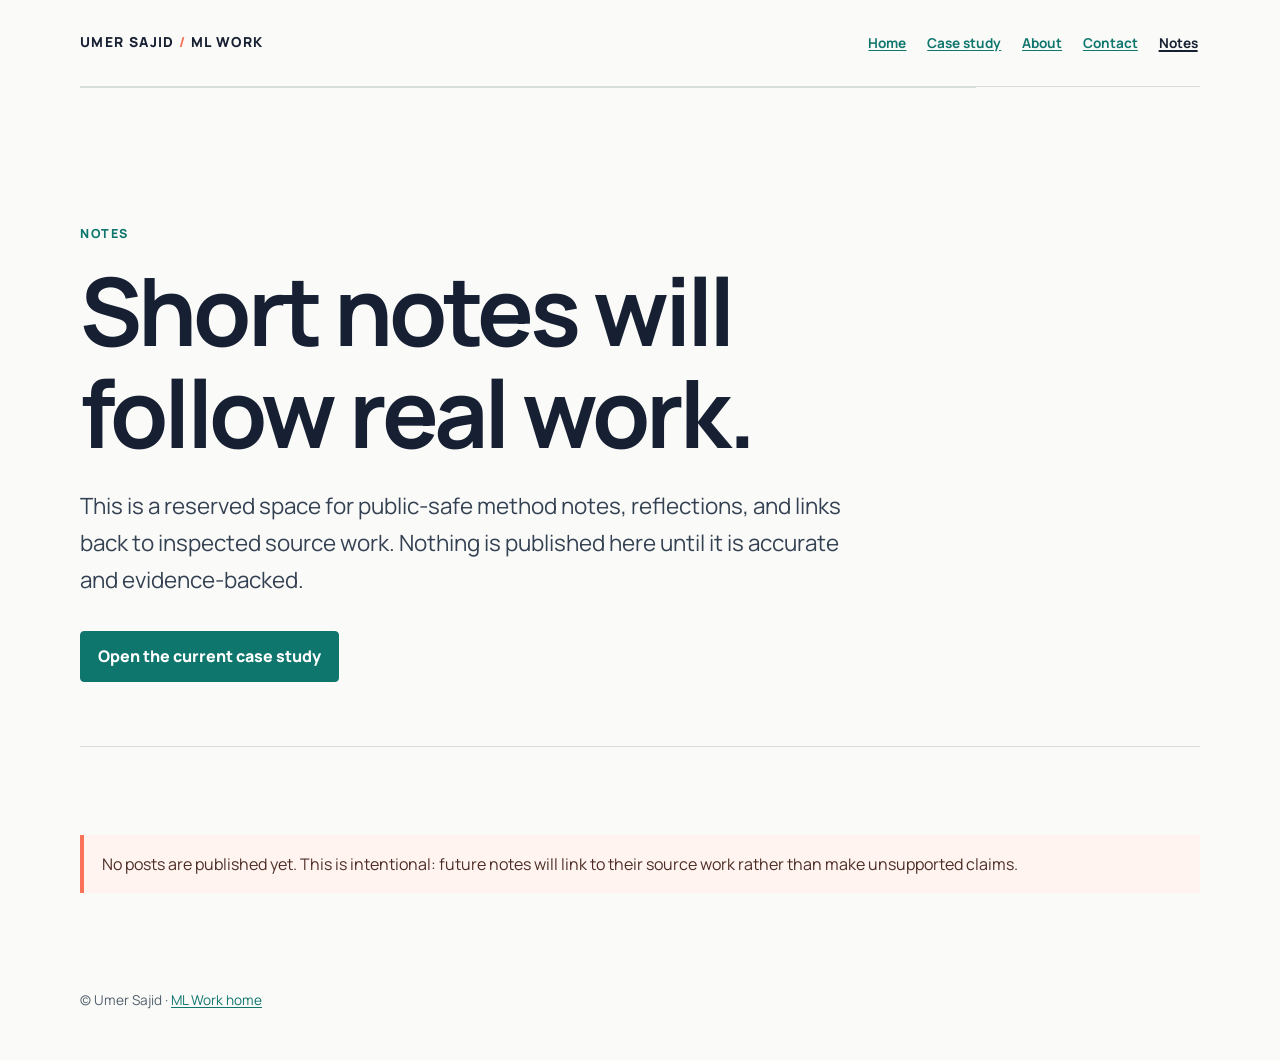
<file: docs/notes.html>
<!doctype html>
<html lang="en">
<head>
  <meta charset="utf-8">
  <meta name="viewport" content="width=device-width, initial-scale=1">
  <meta name="description" content="Method notes from Umer Sajid’s ML Work.">
  <link rel="canonical" href="https://flyrank-ai-fluency-public-site-umer-sajids-projects.vercel.app/notes.html">
  <meta property="og:type" content="website">
  <meta property="og:title" content="Notes | Umer Sajid ML Work">
  <meta property="og:description" content="Method notes from Umer Sajid’s ML Work.">
  <meta property="og:url" content="https://flyrank-ai-fluency-public-site-umer-sajids-projects.vercel.app/notes.html">
  <meta name="twitter:card" content="summary">
  <meta name="twitter:title" content="Notes | Umer Sajid ML Work">
  <meta name="twitter:description" content="Method notes from Umer Sajid’s ML Work.">
  <title>Notes | Umer Sajid ML Work</title>
  <link rel="preconnect" href="https://fonts.googleapis.com">
  <link rel="preconnect" href="https://fonts.gstatic.com" crossorigin>
  <link href="https://fonts.googleapis.com/css2?family=Manrope:wght@500;600;700;800&display=swap" rel="stylesheet">
  <link rel="stylesheet" href="site.css">
</head>
<body>
  <a class="skip-link" href="#main-content">Skip to main content</a>
  <header class="site-header">
    <a class="brand" href="index.html">Umer Sajid <span>/</span> ML Work</a>
    <nav aria-label="Primary navigation">
      <a href="index.html">Home</a>
      <a href="case-study.html">Case study</a>
      <a href="about.html">About</a>
      <a href="contact.html">Contact</a>
      <a href="notes.html" aria-current="page">Notes</a>
    </nav>
  </header>
  <main id="main-content">
    <section class="hero">
      <p class="eyebrow">Notes</p>
      <h1>Short notes will follow real work.</h1>
      <p class="lede">This is a reserved space for public-safe method notes, reflections, and links back to inspected source work. Nothing is published here until it is accurate and evidence-backed.</p>
      <div class="actions">
        <a class="button primary" href="case-study.html">Open the current case study</a>
      </div>
    </section>
    <section>
      <div class="notice">No posts are published yet. This is intentional: future notes will link to their source work rather than make unsupported claims.</div>
    </section>
  </main>
  <footer class="site-footer">© Umer Sajid · <a href="index.html">ML Work home</a></footer>
</body>
</html>
</file>
<file: docs/site.css>
:root {
  --teal: #0F766E;
  --ink: #172033;
  --paper: #FAFAF8;
  --coral: #F9735B;
  --line: #D7DED9;
  --muted: #52606D;
  --max: 70rem;
}

* { box-sizing: border-box; }
html { scroll-behavior: smooth; }
body {
  margin: 0;
  background: var(--paper);
  color: var(--ink);
  font-family: "Manrope", system-ui, -apple-system, BlinkMacSystemFont, "Segoe UI", sans-serif;
  line-height: 1.65;
}
a { color: var(--teal); text-underline-offset: .18em; }
a:hover { color: #0a5e58; }
a:focus-visible {
  outline: 3px solid var(--ink);
  outline-offset: 3px;
  border-radius: .2rem;
}
.skip-link {
  position: absolute;
  left: 1rem;
  top: -5rem;
  z-index: 10;
  padding: .7rem 1rem;
  background: var(--ink);
  color: white;
  font-weight: 800;
}
.skip-link:focus-visible { top: 1rem; }
.button:focus-visible {
  outline: 3px solid white;
  box-shadow: 0 0 0 6px var(--ink);
}

.site-header {
  width: min(100% - 2.25rem, var(--max));
  margin: 0 auto;
  padding: 1.3rem 0;
  display: flex;
  align-items: center;
  justify-content: space-between;
  gap: 1rem;
  border-bottom: 1px solid var(--line);
}
.brand {
  color: var(--ink);
  text-decoration: none;
  font-size: .86rem;
  font-weight: 800;
  letter-spacing: .1em;
  text-transform: uppercase;
}
.brand span { color: var(--coral); }
nav { display: flex; flex-wrap: wrap; justify-content: flex-end; gap: .45rem 1rem; }
nav a {
  display: inline-flex;
  align-items: center;
  min-height: 2.75rem;
  padding: .35rem .15rem;
  font-size: .85rem;
  font-weight: 700;
  text-decoration: underline;
  text-underline-offset: .18em;
}
nav a[aria-current="page"] { color: var(--ink); text-decoration-thickness: .16em; }

main { width: min(100% - 2.25rem, var(--max)); margin: 0 auto; }
.hero { padding: clamp(4.25rem, 11vw, 8.5rem) 0 4rem; max-width: 56rem; }
.eyebrow { margin: 0 0 .9rem; color: var(--teal); font-size: .78rem; font-weight: 800; letter-spacing: .13em; text-transform: uppercase; }
h1, h2, h3 { line-height: 1.08; letter-spacing: -.04em; }
h1 { margin: 0; max-width: 14ch; font-size: clamp(2.8rem, 8vw, 5.9rem); }
h2 { margin: 0 0 1rem; font-size: clamp(1.75rem, 4vw, 2.85rem); }
h3 { margin: 0 0 .5rem; font-size: 1.2rem; }
.lede { margin: 1.6rem 0 0; max-width: 48rem; font-size: clamp(1.08rem, 2.4vw, 1.4rem); color: #344152; }
.actions { display: flex; flex-wrap: wrap; gap: .8rem; margin-top: 2rem; }
.button { display: inline-flex; align-items: center; min-height: 2.85rem; padding: .7rem 1.05rem; border: 1px solid var(--teal); border-radius: .25rem; font-weight: 800; text-decoration: none; }
.button.primary { background: var(--teal); color: white; }
.button.secondary { color: var(--teal); }
.button:hover { opacity: .88; }

section { padding: 4rem 0; border-top: 1px solid var(--line); }
.section-kicker { color: var(--teal); font-size: .78rem; font-weight: 800; letter-spacing: .12em; text-transform: uppercase; }
.grid { display: grid; gap: 1.5rem; }
.grid.two { grid-template-columns: repeat(2, minmax(0, 1fr)); }
.card { padding: 1.6rem; border: 1px solid var(--line); background: white; border-radius: .35rem; }
.outcome-highlight {
  padding: clamp(1.5rem, 4vw, 2.6rem);
  border-left: .5rem solid var(--coral);
  background: var(--ink);
  color: white;
}
.outcome-highlight .section-kicker { margin-top: 0; color: #9de3d9; }
.outcome-highlight h2 { max-width: 25ch; color: white; }
.outcome-highlight p { color: #e2e9ef; }
.outcome-highlight .outcome-grid { display: grid; grid-template-columns: repeat(2, minmax(0, 1fr)); gap: 1.5rem; margin-top: 1.25rem; }
.outcome-highlight .outcome-number { display: block; margin-bottom: .25rem; color: #ff9f8a; font-size: clamp(2.35rem, 6vw, 4.3rem); font-weight: 800; line-height: 1; letter-spacing: -.06em; }
.outcome-highlight .caption { color: #c9d5df; }
.card p { margin: .6rem 0 0; color: var(--muted); }
.stat { padding: 1.4rem 0; border-bottom: 1px solid var(--line); }
.stat-value { color: #B64231; font-size: clamp(2.7rem, 8vw, 5.7rem); font-weight: 800; line-height: 1; letter-spacing: -.06em; }
.stat-label { margin-top: .65rem; max-width: 38rem; color: var(--muted); }
.case-visual { width: 100%; display: block; border: 1px solid var(--line); background: white; }
.caption { margin: .85rem 0 0; color: var(--muted); font-size: .88rem; }
.prose { max-width: 48rem; }
.prose p, .prose li { color: #344152; }
.prose strong { color: var(--ink); }
.prose ul { padding-left: 1.2rem; }
.notice { margin-top: 1.5rem; padding: 1rem 1.1rem; border-left: 4px solid var(--coral); background: #fff4f0; color: #4d2d26; }
.link-list { display: grid; gap: .75rem; margin: 1.25rem 0 0; }
.link-list a {
  display: inline-flex;
  align-items: center;
  min-height: 2.75rem;
  font-weight: 750;
}
.live-check { margin-top: 1.6rem; padding: 1.25rem; border: 1px solid var(--line); background: white; }
.live-check h3 { margin-top: 0; }
.live-check p { color: var(--muted); }
button.button { border: 0; cursor: pointer; font: inherit; }
button.button:disabled { cursor: wait; opacity: .72; }
.live-output { margin-bottom: 0; padding: .8rem 1rem; border-left: 4px solid var(--teal); background: #edf8f6; }
.live-output[data-state="error"] { border-left-color: #B64231; background: #fff4f0; color: #4d2d26; }
.site-footer { width: min(100% - 2.25rem, var(--max)); margin: 0 auto; padding: 2rem 0 3rem; color: var(--muted); font-size: .85rem; }

@media (max-width: 43rem) {
  .site-header { align-items: flex-start; flex-direction: column; }
  nav { justify-content: flex-start; }
  .grid.two,
  .outcome-highlight .outcome-grid { grid-template-columns: 1fr; }
  section { padding: 3rem 0; }
}

/* Real-phone feedback: keep high-frequency controls spacious on narrow screens. */
@media (max-width: 34rem) {
  .site-header,
  main,
  .site-footer { width: min(100% - 1.5rem, var(--max)); }

  nav {
    width: 100%;
    display: grid;
    grid-template-columns: repeat(2, minmax(0, 1fr));
    gap: .65rem;
  }

  nav a {
    justify-content: center;
    min-height: 3.1rem;
    padding: .55rem .7rem;
    border: 1px solid var(--line);
    border-radius: .25rem;
    background: white;
    text-decoration: none;
  }

  nav a[aria-current="page"] {
    border-color: var(--ink);
    background: #f3f6f5;
  }

  .actions {
    display: grid;
    grid-template-columns: 1fr;
    gap: .9rem;
  }

  .actions .button {
    justify-content: center;
    min-height: 3.25rem;
    width: 100%;
  }
}
</file>
